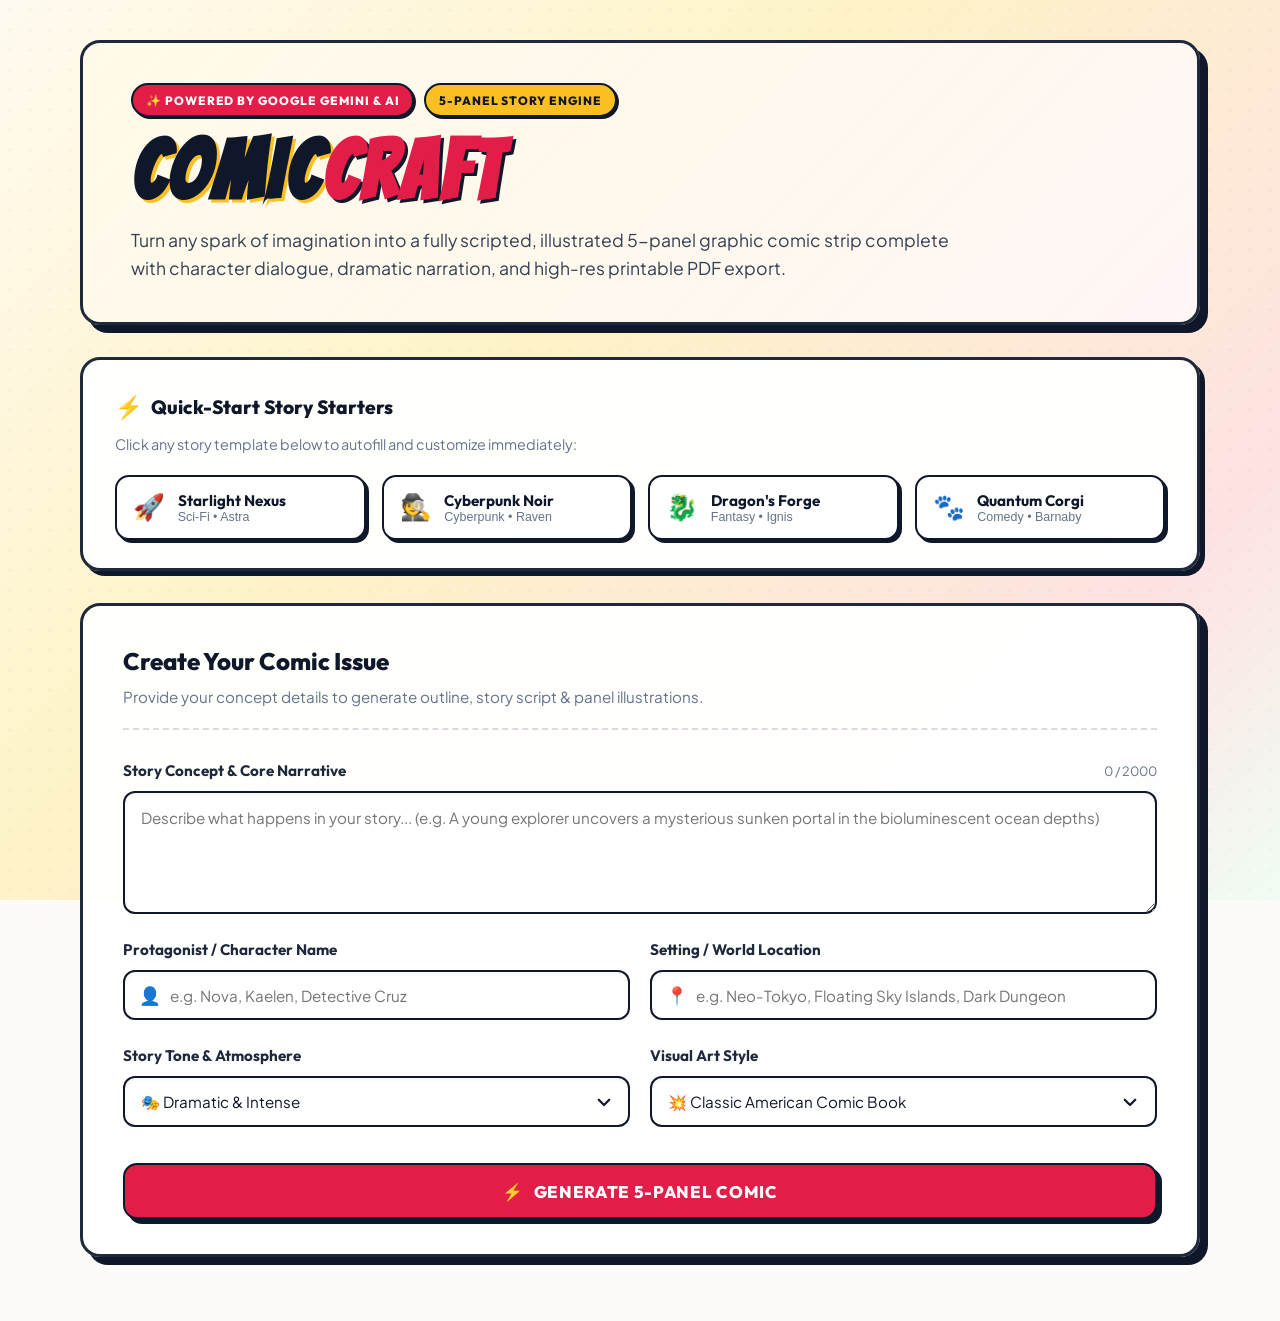
<file: templates/index.html>
<!DOCTYPE html>
<html lang="en">
  <head>
    <meta charset="UTF-8" />
    <meta name="viewport" content="width=device-width, initial-scale=1.0" />
    <title>ComicCraft — AI Comic Story Creator</title>
    <link rel="preconnect" href="https://fonts.googleapis.com" />
    <link rel="preconnect" href="https://fonts.gstatic.com" crossorigin />
    <link
      href="https://fonts.googleapis.com/css2?family=Bangers&family=Outfit:wght@400;500;600;700;800&family=Plus+Jakarta+Sans:wght@400;500;600;700&display=swap"
      rel="stylesheet"
    />
    <link rel="stylesheet" href="/static/css/style.css" />
  </head>
  <body>
    <div class="background-halftone"></div>
    <main class="page-shell">
      <!-- Hero Section -->
      <section class="hero-card">
        <div class="hero-glow"></div>
        <div class="hero-copy">
          <div class="eyebrow-container">
            <span class="badge-accent">✨ POWERED BY GOOGLE GEMINI & AI</span>
            <span class="badge-sub">5-PANEL STORY ENGINE</span>
          </div>
          <h1 class="comic-title">Comic<span class="title-highlight">Craft</span></h1>
          <p class="subtitle">
            Turn any spark of imagination into a fully scripted, illustrated 5-panel graphic comic strip complete with character dialogue, dramatic narration, and high-res printable PDF export.
          </p>
        </div>
      </section>

      <!-- Preset Prompts Section -->
      <section class="presets-section">
        <div class="section-heading">
          <span class="sparkle-icon">⚡</span>
          <h3>Quick-Start Story Starters</h3>
          <p>Click any story template below to autofill and customize immediately:</p>
        </div>
        <div class="presets-grid">
          <button
            type="button"
            class="preset-chip"
            data-prompt="Captain Astra discovers an ancient glowing Dyson sphere in the outer rim of a forgotten galaxy, activating an ancient star map."
            data-name="Captain Astra"
            data-setting="Deep Orbit Oasis"
            data-tone="Dramatic"
            data-style="Comic Book"
          >
            <span class="preset-icon">🚀</span>
            <span class="preset-info">
              <strong>Starlight Nexus</strong>
              <small>Sci-Fi • Astra</small>
            </span>
          </button>

          <button
            type="button"
            class="preset-chip"
            data-prompt="Detective Raven follows a trail of holographic encrypted memories through the neon-drenched alleys of Neo-Shibuya."
            data-name="Detective Raven"
            data-setting="Neo-Shibuya Alleyways"
            data-tone="Dramatic"
            data-style="Anime"
          >
            <span class="preset-icon">🕵️</span>
            <span class="preset-info">
              <strong>Cyberpunk Noir</strong>
              <small>Cyberpunk • Raven</small>
            </span>
          </button>

          <button
            type="button"
            class="preset-chip"
            data-prompt="Ignis, an apprentice blacksmith, strikes a piece of meteorite steel only to awaken an ancient dormant fire sprite."
            data-name="Ignis"
            data-setting="Volcanic Mountain Forge"
            data-tone="Poetic"
            data-style="Realistic"
          >
            <span class="preset-icon">🐉</span>
            <span class="preset-info">
              <strong>Dragon's Forge</strong>
              <small>Fantasy • Ignis</small>
            </span>
          </button>

          <button
            type="button"
            class="preset-chip"
            data-prompt="Barnaby the mischievous corgi accidentally eats an experimental quantum biscuit and can now teleport into the snack pantry."
            data-name="Barnaby"
            data-setting="Grandma's Kitchen Lab"
            data-tone="Funny"
            data-style="Pixel Art"
          >
            <span class="preset-icon">🐾</span>
            <span class="preset-info">
              <strong>Quantum Corgi</strong>
              <small>Comedy • Barnaby</small>
            </span>
          </button>
        </div>
      </section>

      <!-- Main Form Section -->
      <section class="form-card">
        <div class="form-header">
          <h2>Create Your Comic Issue</h2>
          <p>Provide your concept details to generate outline, story script & panel illustrations.</p>
        </div>

        <form method="post" action="/generate" class="comic-form" id="comicForm">
          <div class="field-group">
            <div class="label-with-count">
              <label for="story_prompt">Story Concept & Core Narrative</label>
              <span class="char-count" id="promptCharCount">0 / 2000</span>
            </div>
            <textarea
              id="story_prompt"
              name="story_prompt"
              rows="4"
              placeholder="Describe what happens in your story... (e.g. A young explorer uncovers a mysterious sunken portal in the bioluminescent ocean depths)"
              required
              maxlength="2000"
            ></textarea>
          </div>

          <div class="field-row">
            <div class="field-group">
              <label for="character_name">Protagonist / Character Name</label>
              <div class="input-icon-wrapper">
                <span class="input-icon">👤</span>
                <input
                  id="character_name"
                  name="character_name"
                  type="text"
                  placeholder="e.g. Nova, Kaelen, Detective Cruz"
                  required
                  maxlength="100"
                />
              </div>
            </div>

            <div class="field-group">
              <label for="setting">Setting / World Location</label>
              <div class="input-icon-wrapper">
                <span class="input-icon">📍</span>
                <input
                  id="setting"
                  name="setting"
                  type="text"
                  placeholder="e.g. Neo-Tokyo, Floating Sky Islands, Dark Dungeon"
                  required
                  maxlength="200"
                />
              </div>
            </div>
          </div>

          <div class="field-row">
            <div class="field-group">
              <label for="tone">Story Tone & Atmosphere</label>
              <div class="select-wrapper">
                <select id="tone" name="tone" required>
                  <option value="Dramatic">🎭 Dramatic & Intense</option>
                  <option value="Funny">😂 Humorous & Lighthearted</option>
                  <option value="Light-hearted">☀️ Wholesome & Adventurous</option>
                  <option value="Poetic">🌌 Poetic & Mysterious</option>
                </select>
              </div>
            </div>

            <div class="field-group">
              <label for="art_style">Visual Art Style</label>
              <div class="select-wrapper">
                <select id="art_style" name="art_style" required>
                  <option value="Comic Book">💥 Classic American Comic Book</option>
                  <option value="Anime">⚡ Japanese Manga / Anime</option>
                  <option value="Pixel Art">👾 Retro 16-Bit Pixel Art</option>
                  <option value="Realistic">🎨 Cinematic Graphic Novel</option>
                </select>
              </div>
            </div>
          </div>

          <div class="form-footer">
            <button type="submit" class="primary-button" id="generateButton">
              <span class="btn-icon">⚡</span>
              <span class="btn-text">Generate 5-Panel Comic</span>
            </button>
          </div>
        </form>
      </section>
    </main>

    <!-- Loading Overlay Modal -->
    <div class="loading-overlay" id="loadingOverlay" aria-live="polite" hidden>
      <div class="loading-card">
        <div class="comic-spinner-container">
          <div class="comic-burst"></div>
          <div class="spinner"></div>
        </div>
        <h2 id="loadingTitle">Crafting Your Comic Story...</h2>
        <p id="loadingSub" class="loading-desc">Initializing AI narrative generator</p>
        
        <div class="progress-track">
          <div class="progress-bar" id="progressBar"></div>
        </div>

        <div class="stages-indicator">
          <div class="stage-step active" id="step1">
            <span class="step-dot">1</span>
            <span class="step-label">Outline</span>
          </div>
          <div class="stage-step" id="step2">
            <span class="step-dot">2</span>
            <span class="step-label">Script</span>
          </div>
          <div class="stage-step" id="step3">
            <span class="step-dot">3</span>
            <span class="step-label">Artwork</span>
          </div>
          <div class="stage-step" id="step4">
            <span class="step-dot">4</span>
            <span class="step-label">Layout & PDF</span>
          </div>
        </div>
      </div>
    </div>

    <script src="/static/js/script.js"></script>
  </body>
</html>
</file>
<file: static/css/style.css>
:root {
  --ink-900: #0f172a;
  --ink-800: #1e293b;
  --ink-700: #334155;
  --ink-600: #475569;
  --ink-muted: #64748b;
  
  --primary: #e11d48;
  --primary-glow: #ff4d6d;
  --primary-dark: #be123c;
  
  --accent-yellow: #fbbf24;
  --accent-gold: #d97706;
  --accent-amber-light: #fef3c7;
  
  --accent-cyan: #06b6d4;
  --accent-purple: #8b5cf6;
  
  --bg-sand: #fdfbf7;
  --card-bg: rgba(255, 255, 255, 0.94);
  --card-border: #1e293b;
  
  --comic-shadow: 5px 5px 0px #0f172a;
  --comic-shadow-lg: 8px 8px 0px #0f172a;
  --comic-shadow-sm: 3px 3px 0px #0f172a;
  --comic-shadow-hover: 2px 2px 0px #0f172a;
  
  --font-comic: 'Bangers', cursive, sans-serif;
  --font-heading: 'Outfit', sans-serif;
  --font-body: 'Plus Jakarta Sans', sans-serif;
}

* {
  box-sizing: border-box;
  margin: 0;
  padding: 0;
}

[hidden] {
  display: none !important;
}

body {
  font-family: var(--font-body);
  background-color: var(--bg-sand);
  color: var(--ink-900);
  min-height: 100vh;
  position: relative;
  overflow-x: hidden;
  line-height: 1.6;
}

/* Comic Halftone Backdrop Pattern */
.background-halftone {
  position: fixed;
  inset: 0;
  pointer-events: none;
  z-index: 0;
  background-image: 
    radial-gradient(circle, rgba(15, 23, 42, 0.045) 1.5px, transparent 1.5px),
    linear-gradient(135deg, #fffaf0 0%, #fef3c7 40%, #fee2e2 80%, #f0fdf4 100%);
  background-size: 20px 20px, 100% 100%;
}

img {
  max-width: 100%;
  display: block;
}

.page-shell,
.preview-page,
.success-page {
  position: relative;
  z-index: 1;
  width: min(100% - 2rem, 1120px);
  margin: 0 auto;
  padding: 2.5rem 0 4rem;
  display: flex;
  flex-direction: column;
  gap: 2rem;
}

/* ==========================================================================
   Hero Section
   ========================================================================== */
.hero-card {
  position: relative;
  background: var(--card-bg);
  border: 3px solid var(--card-border);
  border-radius: 20px;
  padding: 2.5rem 3rem;
  box-shadow: var(--comic-shadow-lg);
  overflow: hidden;
  background-image: linear-gradient(135deg, rgba(254, 243, 199, 0.4) 0%, rgba(254, 226, 226, 0.3) 100%);
}

.eyebrow-container {
  display: flex;
  flex-wrap: wrap;
  gap: 0.6rem;
  margin-bottom: 0.8rem;
}

.badge-accent {
  display: inline-flex;
  align-items: center;
  gap: 0.4rem;
  background: var(--primary);
  color: white;
  font-family: var(--font-heading);
  font-weight: 800;
  font-size: 0.75rem;
  letter-spacing: 0.08em;
  padding: 0.35rem 0.8rem;
  border-radius: 999px;
  border: 2px solid var(--ink-900);
  box-shadow: 2px 2px 0px var(--ink-900);
}

.badge-sub {
  display: inline-flex;
  align-items: center;
  background: var(--accent-yellow);
  color: var(--ink-900);
  font-family: var(--font-heading);
  font-weight: 800;
  font-size: 0.75rem;
  letter-spacing: 0.08em;
  padding: 0.35rem 0.8rem;
  border-radius: 999px;
  border: 2px solid var(--ink-900);
  box-shadow: 2px 2px 0px var(--ink-900);
}

.comic-title {
  font-family: var(--font-comic);
  font-size: clamp(3rem, 7vw, 5.2rem);
  letter-spacing: 0.04em;
  color: var(--ink-900);
  text-transform: uppercase;
  line-height: 1;
  margin: 0.4rem 0 0.8rem;
  text-shadow: 3px 3px 0px var(--accent-yellow);
}

.title-highlight {
  color: var(--primary);
  text-shadow: 3px 3px 0px var(--ink-900);
}

.subtitle {
  font-size: 1.1rem;
  color: var(--ink-700);
  max-width: 65ch;
  line-height: 1.6;
}

/* ==========================================================================
   Presets Section
   ========================================================================== */
.presets-section {
  background: var(--card-bg);
  border: 3px solid var(--card-border);
  border-radius: 20px;
  padding: 1.8rem 2rem;
  box-shadow: var(--comic-shadow);
}

.section-heading {
  display: flex;
  align-items: center;
  gap: 0.5rem;
  margin-bottom: 1.2rem;
  flex-wrap: wrap;
}

.sparkle-icon {
  font-size: 1.4rem;
}

.section-heading h3 {
  font-family: var(--font-heading);
  font-weight: 800;
  font-size: 1.2rem;
  color: var(--ink-900);
}

.section-heading p {
  color: var(--ink-muted);
  font-size: 0.9rem;
  width: 100%;
}

.presets-grid {
  display: grid;
  grid-template-columns: repeat(auto-fit, minmax(230px, 1fr));
  gap: 1rem;
}

.preset-chip {
  display: flex;
  align-items: center;
  gap: 0.8rem;
  background: #ffffff;
  border: 2px solid var(--ink-900);
  border-radius: 14px;
  padding: 0.85rem 1rem;
  text-align: left;
  cursor: pointer;
  box-shadow: var(--comic-shadow-sm);
  transition: transform 0.15s ease, box-shadow 0.15s ease, border-color 0.15s ease, background-color 0.15s ease;
}

.preset-chip:hover {
  transform: translate(-2px, -2px);
  box-shadow: var(--comic-shadow);
  background-color: var(--accent-amber-light);
  border-color: var(--primary);
}

.preset-chip:active {
  transform: translate(1px, 1px);
  box-shadow: var(--comic-shadow-hover);
}

.preset-icon {
  font-size: 1.6rem;
  line-height: 1;
}

.preset-info {
  display: flex;
  flex-direction: column;
}

.preset-info strong {
  font-family: var(--font-heading);
  font-weight: 700;
  font-size: 0.95rem;
  color: var(--ink-900);
}

.preset-info small {
  font-size: 0.78rem;
  color: var(--ink-muted);
}

/* ==========================================================================
   Form Card
   ========================================================================== */
.form-card {
  background: var(--card-bg);
  border: 3px solid var(--card-border);
  border-radius: 20px;
  padding: 2.2rem 2.5rem;
  box-shadow: var(--comic-shadow-lg);
}

.form-header {
  margin-bottom: 1.8rem;
  padding-bottom: 1.2rem;
  border-bottom: 2px dashed rgba(15, 23, 42, 0.15);
}

.form-header h2 {
  font-family: var(--font-heading);
  font-weight: 800;
  font-size: 1.5rem;
  color: var(--ink-900);
  margin-bottom: 0.3rem;
}

.form-header p {
  color: var(--ink-muted);
  font-size: 0.95rem;
}

.comic-form {
  display: flex;
  flex-direction: column;
  gap: 1.5rem;
}

.field-group {
  display: flex;
  flex-direction: column;
  gap: 0.5rem;
}

.label-with-count {
  display: flex;
  justify-content: space-between;
  align-items: center;
}

label {
  font-family: var(--font-heading);
  font-weight: 700;
  font-size: 0.95rem;
  color: var(--ink-800);
}

.char-count {
  font-size: 0.8rem;
  color: var(--ink-muted);
}

.field-row {
  display: grid;
  grid-template-columns: repeat(2, minmax(0, 1fr));
  gap: 1.2rem;
}

.input-icon-wrapper,
.select-wrapper {
  position: relative;
  display: flex;
  align-items: center;
}

.input-icon {
  position: absolute;
  left: 1rem;
  font-size: 1.1rem;
  pointer-events: none;
  z-index: 2;
}

input,
textarea,
select {
  width: 100%;
  font-family: var(--font-body);
  font-size: 0.95rem;
  background: #ffffff;
  border: 2px solid var(--ink-900);
  border-radius: 12px;
  padding: 0.85rem 1rem;
  color: var(--ink-900);
  box-shadow: inset 0 2px 4px rgba(0, 0, 0, 0.04);
  transition: border-color 0.2s ease, box-shadow 0.2s ease;
}

.input-icon-wrapper input {
  padding-left: 2.8rem;
}

textarea {
  resize: vertical;
  min-height: 6.5rem;
  line-height: 1.5;
}

input:focus,
textarea:focus,
select:focus {
  outline: none;
  border-color: var(--primary);
  box-shadow: 0 0 0 4px rgba(225, 29, 72, 0.15), var(--comic-shadow-sm);
}

select {
  cursor: pointer;
  appearance: none;
  padding-right: 2.5rem;
  background-image: url("data:image/svg+xml,%3Csvg xmlns='http://www.w3.org/2000/svg' fill='none' viewBox='0 0 24 24' stroke='%230f172a'%3E%3Cpath stroke-linecap='round' stroke-linejoin='round' stroke-width='3' d='M19 9l-7 7-7-7'%3E%3C/path%3E%3C/svg%3E");
  background-repeat: no-repeat;
  background-position: right 1rem center;
  background-size: 1.1rem;
}

.form-footer {
  margin-top: 0.8rem;
}

/* ==========================================================================
   Buttons System
   ========================================================================== */
.primary-button,
.secondary-button,
.ghost-button {
  display: inline-flex;
  align-items: center;
  justify-content: center;
  gap: 0.6rem;
  font-family: var(--font-heading);
  font-weight: 800;
  font-size: 1.05rem;
  text-decoration: none;
  padding: 0.95rem 1.8rem;
  border-radius: 14px;
  border: 2px solid var(--ink-900);
  cursor: pointer;
  transition: transform 0.15s ease, box-shadow 0.15s ease, filter 0.15s ease;
}

.primary-button {
  width: 100%;
  background: var(--primary);
  color: #ffffff;
  box-shadow: var(--comic-shadow);
  text-transform: uppercase;
  letter-spacing: 0.04em;
}

.primary-button:hover {
  transform: translate(-2px, -2px);
  box-shadow: var(--comic-shadow-lg);
  filter: brightness(1.05);
}

.primary-button:active {
  transform: translate(2px, 2px);
  box-shadow: var(--comic-shadow-hover);
}

.primary-button:disabled {
  opacity: 0.6;
  cursor: not-allowed;
  transform: none;
  box-shadow: var(--comic-shadow-sm);
}

.secondary-button {
  background: var(--accent-yellow);
  color: var(--ink-900);
  box-shadow: var(--comic-shadow-sm);
}

.secondary-button:hover {
  transform: translate(-2px, -2px);
  box-shadow: var(--comic-shadow);
  background: #fcd34d;
}

.ghost-button {
  background: #ffffff;
  color: var(--ink-900);
  box-shadow: var(--comic-shadow-sm);
}

.ghost-button:hover {
  transform: translate(-2px, -2px);
  box-shadow: var(--comic-shadow);
  background: #f8fafc;
}

/* ==========================================================================
   Preview Page Styles
   ========================================================================== */
.comic-issue-banner {
  background: var(--card-bg);
  border: 3px solid var(--card-border);
  border-radius: 20px;
  padding: 2rem 2.5rem;
  box-shadow: var(--comic-shadow-lg);
  display: flex;
  flex-direction: column;
  gap: 1.2rem;
}

.banner-top-row {
  display: flex;
  justify-content: space-between;
  align-items: center;
  flex-wrap: wrap;
  gap: 1rem;
  border-bottom: 2px dashed rgba(15, 23, 42, 0.15);
  padding-bottom: 1rem;
}

.issue-tag {
  display: flex;
  gap: 0.6rem;
  align-items: center;
}

.comic-stamp {
  font-family: var(--font-comic);
  font-size: 1rem;
  background: var(--ink-900);
  color: var(--accent-yellow);
  padding: 0.25rem 0.7rem;
  border-radius: 6px;
  letter-spacing: 0.06em;
}

.date-stamp {
  font-family: var(--font-heading);
  font-weight: 700;
  font-size: 0.8rem;
  color: var(--primary);
  text-transform: uppercase;
}

.view-mode-toggle {
  display: inline-flex;
  background: #f1f5f9;
  border: 2px solid var(--ink-900);
  border-radius: 10px;
  padding: 3px;
  gap: 3px;
}

.toggle-btn {
  background: transparent;
  border: none;
  font-family: var(--font-heading);
  font-weight: 700;
  font-size: 0.82rem;
  padding: 0.4rem 0.8rem;
  border-radius: 7px;
  cursor: pointer;
  color: var(--ink-700);
  transition: background 0.15s ease, color 0.15s ease;
}

.toggle-btn.active {
  background: var(--ink-900);
  color: #ffffff;
}

.preview-title {
  font-family: var(--font-comic);
  font-size: clamp(2rem, 4vw, 3.2rem);
  text-transform: uppercase;
  letter-spacing: 0.03em;
  color: var(--ink-900);
  margin-bottom: 0.5rem;
}

.meta-pills-row {
  display: flex;
  flex-wrap: wrap;
  gap: 0.6rem;
}

.meta-pill {
  font-size: 0.82rem;
  background: #ffffff;
  border: 1.5px solid var(--ink-900);
  border-radius: 8px;
  padding: 0.3rem 0.7rem;
  box-shadow: 2px 2px 0px var(--ink-900);
}

.pill-key {
  color: var(--primary);
  margin-right: 0.3rem;
}

.preview-actions {
  display: flex;
  flex-wrap: wrap;
  gap: 0.8rem;
  margin-top: 0.5rem;
}

.preview-actions .primary-button {
  width: auto;
}

/* ==========================================================================
   Panel Cards & Comic Elements
   ========================================================================== */
.panel-grid {
  display: grid;
  gap: 2rem;
}

.panel-grid.grid-mode {
  grid-template-columns: repeat(auto-fit, minmax(320px, 1fr));
}

.panel-grid.strip-mode {
  grid-template-columns: 1fr;
  max-width: 820px;
  margin: 0 auto;
}

.panel-card {
  background: var(--card-bg);
  border: 3px solid var(--card-border);
  border-radius: 18px;
  padding: 1.4rem;
  box-shadow: var(--comic-shadow);
  display: flex;
  flex-direction: column;
  gap: 1.1rem;
  transition: transform 0.2s ease, box-shadow 0.2s ease;
}

.panel-card:hover {
  transform: translateY(-2px);
  box-shadow: var(--comic-shadow-lg);
}

.panel-header-badge {
  display: flex;
  flex-direction: column;
  gap: 0.4rem;
}

.panel-number-pill {
  display: inline-flex;
  align-items: center;
  gap: 0.4rem;
  align-self: flex-start;
  background: var(--accent-yellow);
  color: var(--ink-900);
  font-family: var(--font-comic);
  font-size: 0.9rem;
  padding: 0.25rem 0.65rem;
  border: 2px solid var(--ink-900);
  border-radius: 6px;
  box-shadow: 2px 2px 0px var(--ink-900);
}

.panel-number-pill .dot {
  width: 8px;
  height: 8px;
  border-radius: 50%;
  background: var(--primary);
}

.panel-card-title {
  font-family: var(--font-heading);
  font-weight: 800;
  font-size: 1.25rem;
  color: var(--ink-900);
  line-height: 1.3;
}

.panel-image-wrapper {
  position: relative;
  border: 2.5px solid var(--ink-900);
  border-radius: 12px;
  overflow: hidden;
  box-shadow: var(--comic-shadow-sm);
  background: #0f172a;
}

.panel-image {
  width: 100%;
  height: 280px;
  object-fit: cover;
  transition: transform 0.3s ease;
}

.panel-image-wrapper:hover .panel-image {
  transform: scale(1.02);
}

.panel-watermark {
  position: absolute;
  bottom: 8px;
  right: 10px;
  font-family: var(--font-comic);
  font-size: 0.75rem;
  background: rgba(15, 23, 42, 0.85);
  color: var(--accent-yellow);
  padding: 0.15rem 0.5rem;
  border-radius: 4px;
  letter-spacing: 0.05em;
}

.panel-story-content {
  display: flex;
  flex-direction: column;
  gap: 0.9rem;
}

/* Comic Narration Box (Yellow Rectangular Box) */
.narration-box {
  background: #fffbeb;
  border: 2px solid var(--accent-gold);
  border-left: 6px solid var(--accent-gold);
  border-radius: 8px;
  padding: 0.8rem 1rem;
  box-shadow: 2px 2px 0px rgba(217, 119, 6, 0.2);
}

.box-tag {
  font-family: var(--font-heading);
  font-weight: 800;
  font-size: 0.7rem;
  color: var(--accent-gold);
  letter-spacing: 0.08em;
  margin-bottom: 0.2rem;
}

.narration-box p {
  font-size: 0.9rem;
  color: #78350f;
  line-height: 1.5;
}

/* Speech Dialogue Bubble */
.speech-bubble {
  position: relative;
  background: #ffffff;
  border: 2px solid var(--ink-900);
  border-radius: 14px;
  padding: 0.85rem 1rem 0.95rem;
  box-shadow: var(--comic-shadow-sm);
}

.bubble-tag {
  font-family: var(--font-heading);
  font-weight: 800;
  font-size: 0.68rem;
  color: var(--primary);
  letter-spacing: 0.08em;
  margin-bottom: 0.2rem;
}

.bubble-text {
  font-family: var(--font-heading);
  font-style: italic;
  font-weight: 600;
  font-size: 0.95rem;
  color: var(--ink-900);
  line-height: 1.4;
}

.caption-ribbon {
  display: flex;
  align-items: center;
  gap: 0.4rem;
  font-size: 0.82rem;
  font-weight: 700;
  color: var(--ink-muted);
  padding: 0.3rem 0;
}

.ribbon-arrow {
  color: var(--primary);
  font-size: 0.7rem;
}

/* ==========================================================================
   Preview Footer Card
   ========================================================================== */
.preview-footer-card {
  background: var(--card-bg);
  border: 3px solid var(--card-border);
  border-radius: 20px;
  padding: 2rem 2.5rem;
  box-shadow: var(--comic-shadow-lg);
  display: flex;
  justify-content: space-between;
  align-items: center;
  flex-wrap: wrap;
  gap: 1.2rem;
}

.footer-copy h3 {
  font-family: var(--font-heading);
  font-weight: 800;
  font-size: 1.3rem;
  color: var(--ink-900);
}

.footer-copy p {
  color: var(--ink-muted);
  font-size: 0.92rem;
}

.footer-buttons {
  display: flex;
  flex-wrap: wrap;
  gap: 0.8rem;
}

/* ==========================================================================
   Success Page
   ========================================================================== */
.success-card {
  background: var(--card-bg);
  border: 3px solid var(--card-border);
  border-radius: 24px;
  padding: 3.5rem 3rem;
  box-shadow: var(--comic-shadow-lg);
  text-align: center;
  max-width: 680px;
  margin: 3rem auto;
  display: flex;
  flex-direction: column;
  align-items: center;
  gap: 1rem;
}

.success-icon-badge {
  font-size: 3.5rem;
  line-height: 1;
}

.success-title {
  font-family: var(--font-comic);
  font-size: clamp(2rem, 4.5vw, 3rem);
  text-transform: uppercase;
  color: var(--ink-900);
  line-height: 1.2;
}

.success-actions {
  display: flex;
  flex-wrap: wrap;
  gap: 0.8rem;
  justify-content: center;
  margin-top: 1rem;
}

/* ==========================================================================
   Interactive Loading Modal
   ========================================================================== */
.loading-overlay {
  position: fixed;
  inset: 0;
  background: rgba(15, 23, 42, 0.75);
  backdrop-filter: blur(6px);
  display: grid;
  place-items: center;
  z-index: 100;
  padding: 1.5rem;
}

.loading-card {
  background: #ffffff;
  border: 3.5px solid var(--ink-900);
  border-radius: 24px;
  padding: 2.5rem 2.8rem;
  text-align: center;
  width: min(100%, 480px);
  box-shadow: var(--comic-shadow-lg);
  display: flex;
  flex-direction: column;
  align-items: center;
  gap: 1.1rem;
}

.comic-spinner-container {
  position: relative;
  width: 70px;
  height: 70px;
  display: grid;
  place-items: center;
}

.spinner {
  width: 56px;
  height: 56px;
  border: 6px solid #f1f5f9;
  border-top-color: var(--primary);
  border-right-color: var(--accent-yellow);
  border-radius: 50%;
  animation: spin 0.8s linear infinite;
}

@keyframes spin {
  to { transform: rotate(360deg); }
}

#loadingTitle {
  font-family: var(--font-heading);
  font-weight: 800;
  font-size: 1.4rem;
  color: var(--ink-900);
}

.loading-desc {
  font-size: 0.95rem;
  color: var(--ink-muted);
}

.progress-track {
  width: 100%;
  height: 12px;
  background: #f1f5f9;
  border: 2px solid var(--ink-900);
  border-radius: 999px;
  overflow: hidden;
}

.progress-bar {
  height: 100%;
  width: 20%;
  background: linear-gradient(90deg, var(--accent-yellow), var(--primary));
  transition: width 0.4s ease;
}

.stages-indicator {
  display: flex;
  justify-content: space-between;
  width: 100%;
  margin-top: 0.5rem;
}

.stage-step {
  display: flex;
  flex-direction: column;
  align-items: center;
  gap: 0.3rem;
  opacity: 0.4;
  transition: opacity 0.3s ease;
}

.stage-step.active {
  opacity: 1;
}

.step-dot {
  width: 24px;
  height: 24px;
  border-radius: 50%;
  background: #f1f5f9;
  border: 2px solid var(--ink-900);
  display: grid;
  place-items: center;
  font-family: var(--font-heading);
  font-weight: 800;
  font-size: 0.75rem;
  color: var(--ink-900);
}

.stage-step.active .step-dot {
  background: var(--primary);
  color: #ffffff;
}

.step-label {
  font-size: 0.72rem;
  font-weight: 700;
  color: var(--ink-700);
}

/* ==========================================================================
   Responsive Breakpoints
   ========================================================================== */
@media (max-width: 768px) {
  .hero-card,
  .form-card,
  .presets-section,
  .comic-issue-banner,
  .preview-footer-card {
    padding: 1.5rem 1.2rem;
    border-radius: 16px;
  }

  .field-row {
    grid-template-columns: 1fr;
  }

  .preview-actions,
  .footer-buttons,
  .success-actions {
    flex-direction: column;
    width: 100%;
  }

  .preview-actions > *,
  .footer-buttons > *,
  .success-actions > * {
    width: 100%;
  }

  .panel-grid.grid-mode {
    grid-template-columns: 1fr;
  }
}
</file>
